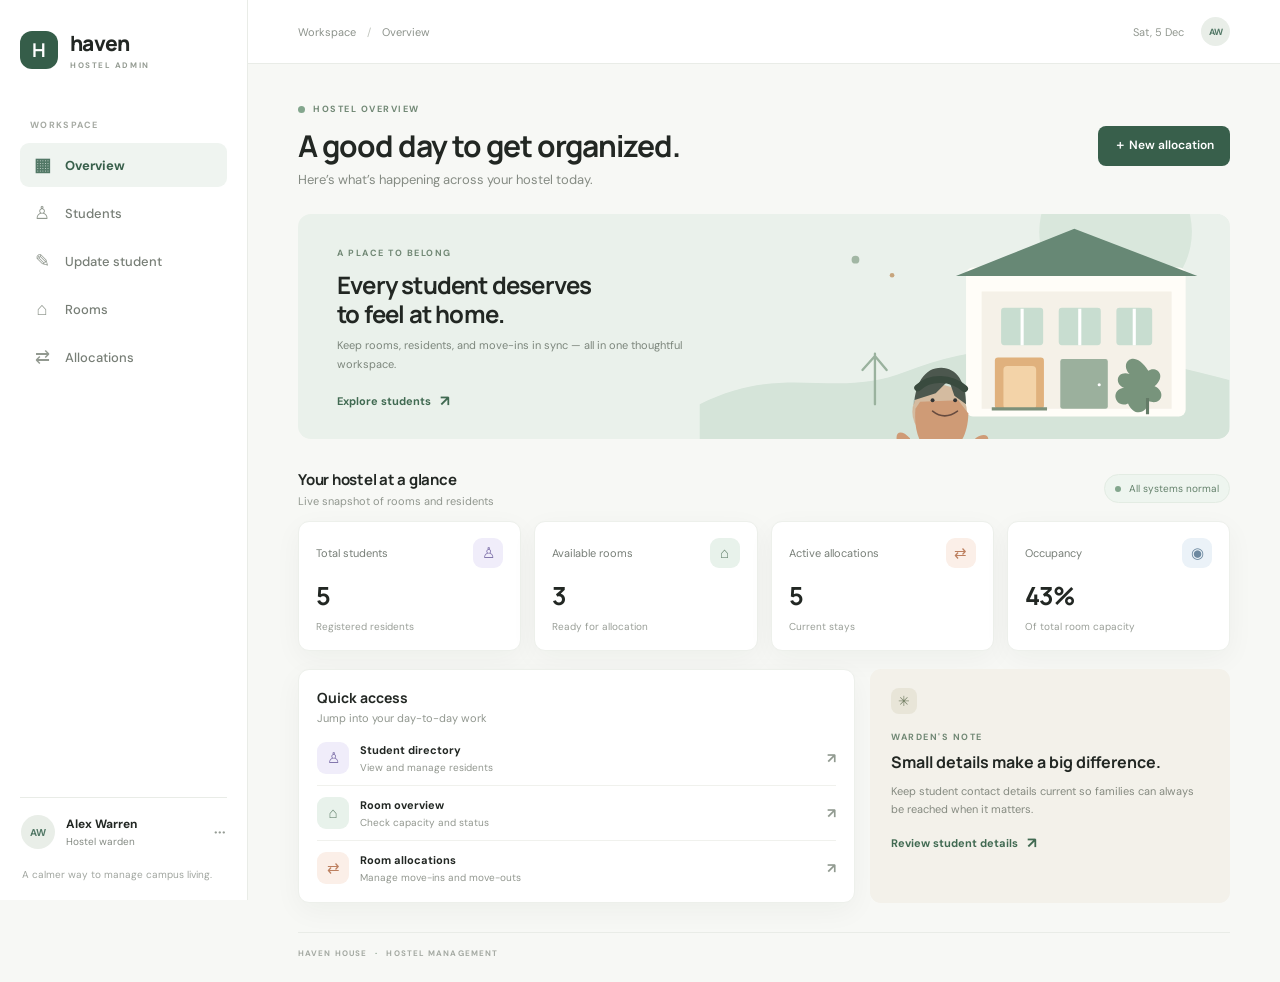
<file: index.html>
<!doctype html>
<html lang="en">
<head>
  <meta charset="utf-8">
  <meta name="viewport" content="width=device-width, initial-scale=1">
  <title>Overview · Haven House</title>
  <link rel="stylesheet" href="assets/styles.css">
</head>
<body>
  <div class="shell">
    <aside class="sidebar">
      <a class="brand" href="index.html">
        <span class="brand-mark">H</span>
        <span>haven<span class="brand-sub">HOSTEL ADMIN</span></span>
      </a>
      <div class="nav-label">WORKSPACE</div>
      <nav>
        <a class="nav-link active" href="index.html"><span>▦</span> Overview</a>
        <a class="nav-link" href="students.html"><span>♙</span> Students</a>
        <a class="nav-link" href="update-student.html"><span>✎</span> Update student</a>
        <a class="nav-link" href="rooms.html"><span>⌂</span> Rooms</a>
        <a class="nav-link" href="allocations.html"><span>⇄</span> Allocations</a>
      </nav>
      <div class="sidebar-bottom">
        <div class="mini-profile">
          <div class="avatar">AW</div>
          <div><strong>Alex Warren</strong><small>Hostel warden</small></div>
          <span class="dots">···</span>
        </div>
        <small class="side-foot">A calmer way to manage campus living.</small>
      </div>
    </aside>

    <main class="main">
      <header class="topbar">
        <div class="crumb">Workspace <span>/</span> Overview</div>
        <div class="top-actions">
          <span class="today" id="today"></span>
          <div class="avatar avatar-small">AW</div>
        </div>
      </header>

      <section class="page-content">
        <div class="welcome-row">
          <div>
            <div class="eyebrow"><i></i> HOSTEL OVERVIEW</div>
            <h1>A good day to get organized.</h1>
            <p class="lede">Here’s what’s happening across your hostel today.</p>
          </div>
          <a class="button button-dark" href="allocations.html">＋ New allocation</a>
        </div>

        <div class="hero-card">
          <div class="hero-copy">
            <span class="hero-kicker">A PLACE TO BELONG</span>
            <h2>Every student deserves<br>to feel at home.</h2>
            <p>Keep rooms, residents, and move-ins in sync — all in one thoughtful workspace.</p>
            <a href="students.html" class="text-link">Explore students <span>↗</span></a>
          </div>
          <img class="hero-image" src="assets/dashboard.svg" alt="Welcoming student residence">
        </div>

        <div class="section-heading">
          <div><h2>Your hostel at a glance</h2><p>Live snapshot of rooms and residents</p></div>
          <span class="status-pill"><i></i> All systems normal</span>
        </div>

        <div class="stat-grid">
          <article class="stat-card">
            <div class="stat-top"><span>Total students</span><span class="stat-icon lilac">♙</span></div>
            <strong id="stat-students">—</strong><small>Registered residents</small>
          </article>
          <article class="stat-card">
            <div class="stat-top"><span>Available rooms</span><span class="stat-icon mint">⌂</span></div>
            <strong id="stat-rooms">—</strong><small>Ready for allocation</small>
          </article>
          <article class="stat-card">
            <div class="stat-top"><span>Active allocations</span><span class="stat-icon peach">⇄</span></div>
            <strong id="stat-allocations">—</strong><small>Current stays</small>
          </article>
          <article class="stat-card">
            <div class="stat-top"><span>Occupancy</span><span class="stat-icon blue">◉</span></div>
            <strong id="stat-occupancy">—</strong><small>Of total room capacity</small>
          </article>
        </div>

        <div class="dashboard-bottom">
          <section class="panel activity-panel">
            <div class="panel-head">
              <div><h3>Quick access</h3><p>Jump into your day-to-day work</p></div>
            </div>
            <div class="quick-grid">
              <a href="students.html"><span class="quick-icon lilac">♙</span><span><strong>Student directory</strong><small>View and manage residents</small></span><b>↗</b></a>
              <a href="rooms.html"><span class="quick-icon mint">⌂</span><span><strong>Room overview</strong><small>Check capacity and status</small></span><b>↗</b></a>
              <a href="allocations.html"><span class="quick-icon peach">⇄</span><span><strong>Room allocations</strong><small>Manage move-ins and move-outs</small></span><b>↗</b></a>
            </div>
          </section>
          <aside class="tip-card">
            <span class="tip-symbol">✳</span>
            <span class="hero-kicker">WARDEN'S NOTE</span>
            <h3>Small details make a big difference.</h3>
            <p>Keep student contact details current so families can always be reached when it matters.</p>
            <a class="text-link" href="update-student.html">Review student details <span>↗</span></a>
          </aside>
        </div>
        <footer>HAVEN HOUSE <span>·</span> HOSTEL MANAGEMENT</footer>
      </section>
    </main>
  </div>
  <script src="assets/app.js"></script>
</body>
</html>
</file>
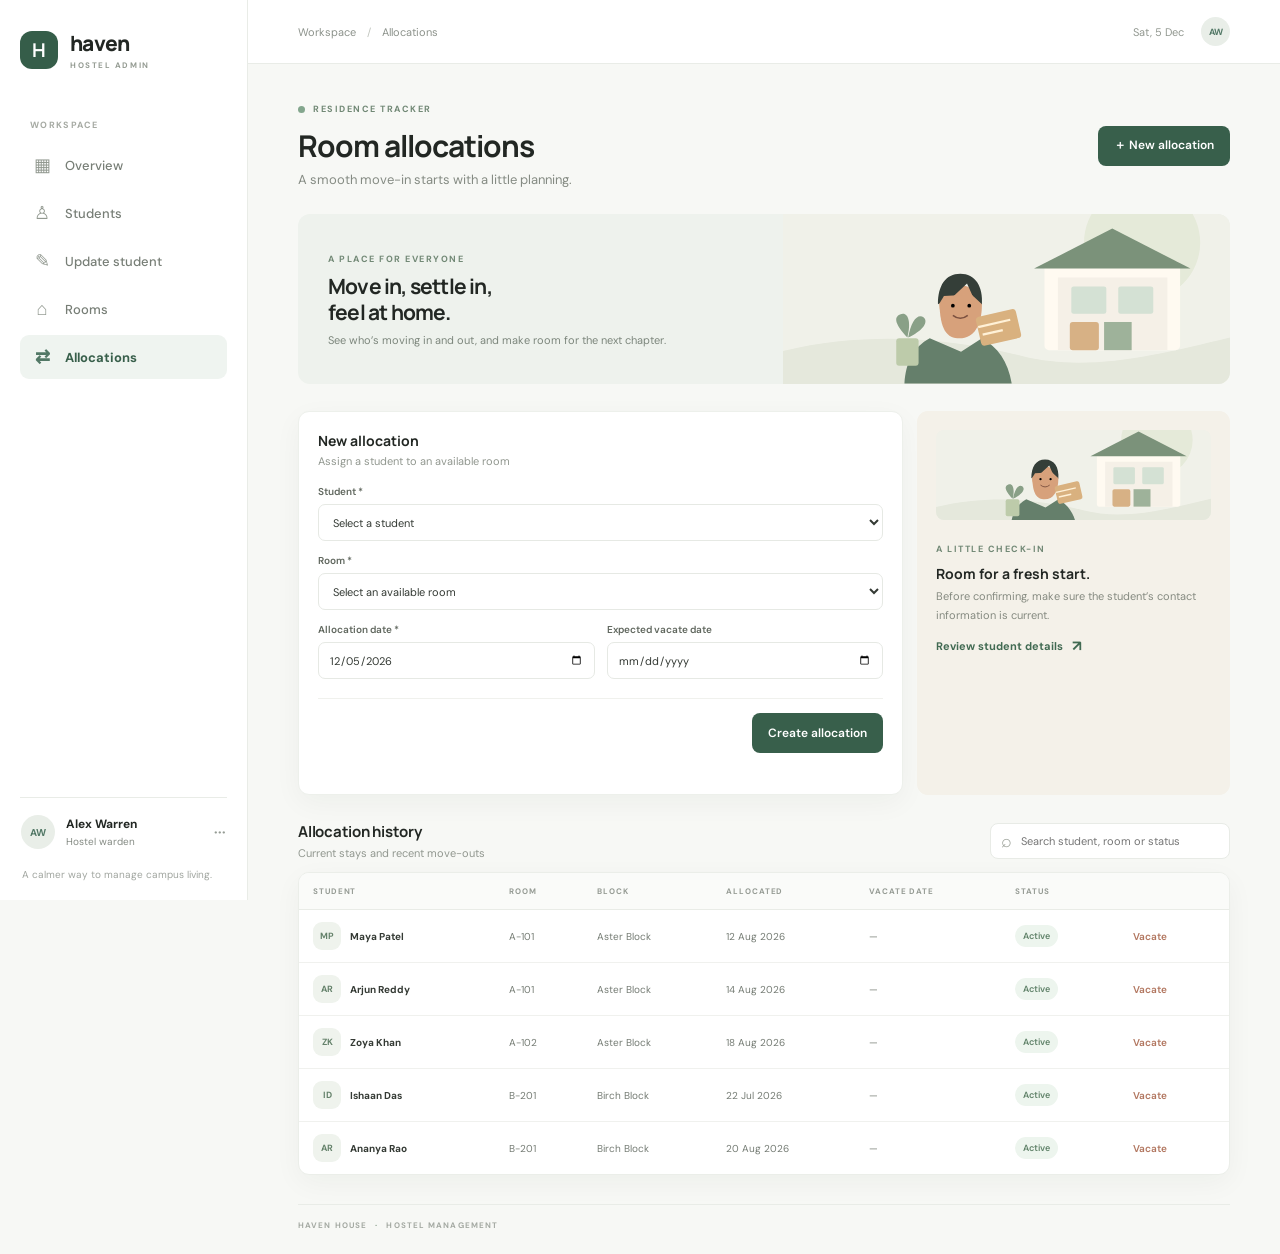
<file: allocations.html>
<!doctype html>
<html lang="en">
<head>
  <meta charset="utf-8">
  <meta name="viewport" content="width=device-width, initial-scale=1">
  <title>Allocations · Haven House</title>
  <link rel="stylesheet" href="assets/styles.css">
</head>
<body>
  <div class="shell">
    <aside class="sidebar">
      <a class="brand" href="index.html">
        <span class="brand-mark">H</span>
        <span>haven<span class="brand-sub">HOSTEL ADMIN</span></span>
      </a>

      <div class="nav-label">WORKSPACE</div>
      <nav>
        <a class="nav-link" href="index.html"><span>▦</span> Overview</a>
        <a class="nav-link" href="students.html"><span>♙</span> Students</a>
        <a class="nav-link" href="update-student.html"><span>✎</span> Update student</a>
        <a class="nav-link" href="rooms.html"><span>⌂</span> Rooms</a>
        <a class="nav-link active" href="allocations.html"><span>⇄</span> Allocations</a>
      </nav>

      <div class="sidebar-bottom">
        <div class="mini-profile">
          <div class="avatar">AW</div>
          <div><strong>Alex Warren</strong><small>Hostel warden</small></div>
          <span class="dots">···</span>
        </div>
        <small class="side-foot">A calmer way to manage campus living.</small>
      </div>
    </aside>

    <main class="main">
      <header class="topbar">
        <div class="crumb">Workspace <span>/</span> Allocations</div>
        <div class="top-actions">
          <span class="today" id="today"></span>
          <div class="avatar avatar-small">AW</div>
        </div>
      </header>

      <section class="page-content">
        <div class="welcome-row">
          <div>
            <div class="eyebrow"><i></i> RESIDENCE TRACKER</div>
            <h1>Room allocations</h1>
            <p class="lede">A smooth move-in starts with a little planning.</p>
          </div>
          <a href="#allocation-form" class="button button-dark">＋ New allocation</a>
        </div>

        <div class="page-banner">
          <div>
            <span class="hero-kicker">A PLACE FOR EVERYONE</span>
            <h2>Move in, settle in,<br>feel at home.</h2>
            <p>See who’s moving in and out, and make room for the next chapter.</p>
          </div>
          <img src="assets/allocations.svg" alt="A student settling into a hostel">
        </div>

        <div class="allocation-layout">
          <section class="panel form-panel" id="allocation-form">
            <div class="panel-head">
              <div>
                <h3>New allocation</h3>
                <p>Assign a student to an available room</p>
              </div>
            </div>

            <form id="allocation-fields">
              <div class="form-grid">
                <label class="field span-two">
                  <span>Student *</span>
                  <select id="allocation-student" required></select>
                </label>

                <label class="field span-two">
                  <span>Room *</span>
                  <select id="allocation-room" required></select>
                </label>

                <label class="field">
                  <span>Allocation date *</span>
                  <input id="allocation-date" required type="date">
                </label>

                <label class="field">
                  <span>Expected vacate date</span>
                  <input id="vacate-date" type="date">
                </label>
              </div>

              <div class="form-actions">
                <button class="button button-dark" type="submit">Create allocation</button>
              </div>
              <p class="form-message" id="allocation-message" role="status" aria-live="polite"></p>
            </form>
          </section>

          <aside class="allocation-aside">
            <img src="assets/allocations.svg" alt="" class="aside-art">
            <span class="hero-kicker">A LITTLE CHECK-IN</span>
            <h3>Room for a fresh start.</h3>
            <p>Before confirming, make sure the student’s contact information is current.</p>
            <a class="text-link" href="update-student.html">Review student details <span>↗</span></a>
          </aside>
        </div>

        <div class="table-toolbar allocation-toolbar">
          <div>
            <h2>Allocation history</h2>
            <p>Current stays and recent move-outs</p>
          </div>
          <label class="search-box">
            <span>⌕</span>
            <input id="allocation-search" type="search"
                   placeholder="Search student, room or status"
                   aria-label="Search allocations">
          </label>
        </div>

        <div class="table-wrap">
          <table>
            <thead>
              <tr>
                <th>STUDENT</th>
                <th>ROOM</th>
                <th>BLOCK</th>
                <th>ALLOCATED</th>
                <th>VACATE DATE</th>
                <th>STATUS</th>
                <th></th>
              </tr>
            </thead>
            <tbody id="allocation-rows"></tbody>
          </table>
          <div class="empty-state" id="allocation-empty" hidden>
            No allocations match your search.
          </div>
        </div>

        <footer>HAVEN HOUSE <span>·</span> HOSTEL MANAGEMENT</footer>
      </section>
    </main>
  </div>

  <script src="assets/app.js"></script>
</body>
</html>
</file>
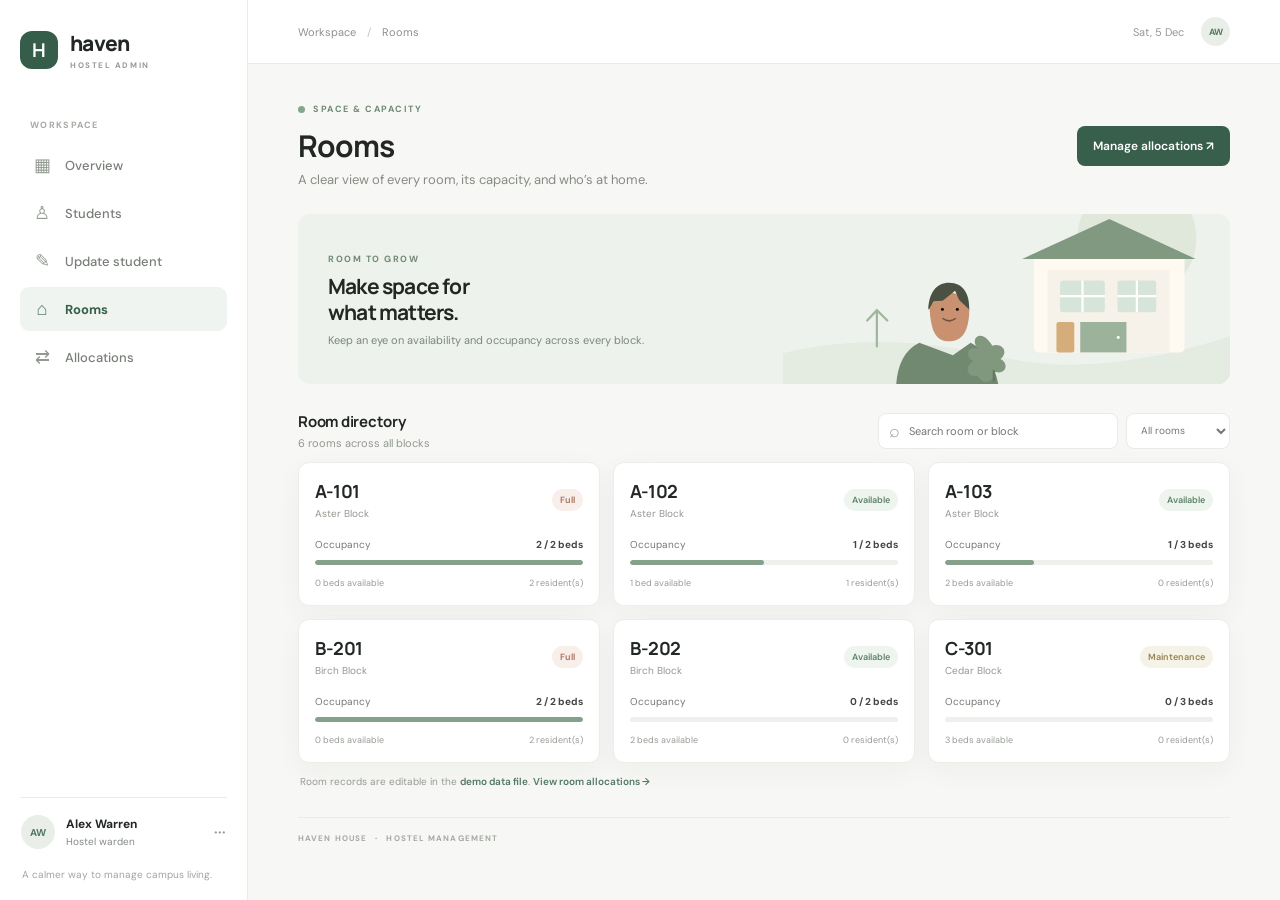
<file: rooms.html>
<!doctype html><html lang="en"><head><meta charset="utf-8"><meta name="viewport" content="width=device-width,initial-scale=1"><title>Rooms · Haven House</title><link rel="stylesheet" href="assets/styles.css"></head><body><div class="shell"><aside class="sidebar"><a class="brand" href="index.html"><span class="brand-mark">H</span><span>haven<span class="brand-sub">HOSTEL ADMIN</span></span></a><div class="nav-label">WORKSPACE</div><nav><a class="nav-link" href="index.html"><span>▦</span> Overview</a><a class="nav-link" href="students.html"><span>♙</span> Students</a><a class="nav-link" href="update-student.html"><span>✎</span> Update student</a><a class="nav-link active" href="rooms.html"><span>⌂</span> Rooms</a><a class="nav-link" href="allocations.html"><span>⇄</span> Allocations</a></nav><div class="sidebar-bottom"><div class="mini-profile"><div class="avatar">AW</div><div><strong>Alex Warren</strong><small>Hostel warden</small></div><span class="dots">···</span></div><small class="side-foot">A calmer way to manage campus living.</small></div></aside><main class="main"><header class="topbar"><div class="crumb">Workspace <span>/</span> Rooms</div><div class="top-actions"><span class="today" id="today"></span><div class="avatar avatar-small">AW</div></div></header><section class="page-content"><div class="welcome-row"><div><div class="eyebrow"><i></i> SPACE & CAPACITY</div><h1>Rooms</h1><p class="lede">A clear view of every room, its capacity, and who’s at home.</p></div><a class="button button-dark" href="allocations.html">Manage allocations ↗</a></div><div class="page-banner"><div><span class="hero-kicker">ROOM TO GROW</span><h2>Make space for<br>what matters.</h2><p>Keep an eye on availability and occupancy across every block.</p></div><img src="assets/rooms.svg" alt="Illustration of a welcoming hostel room"></div><div class="table-toolbar"><div><h2>Room directory</h2><p><span id="room-count">0</span> rooms across all blocks</p></div><div class="filter-wrap"><label class="search-box"><span>⌕</span><input id="room-search" type="search" placeholder="Search room or block" aria-label="Search rooms"></label><select id="room-filter" aria-label="Filter rooms"><option value="all">All rooms</option><option value="Available">Available</option><option value="Full">Full</option><option value="Maintenance">Maintenance</option></select></div></div><div class="room-grid" id="room-grid"></div><div class="bottom-note">Room records are editable in the <a href="assets/app.js">demo data file</a>. <a href="allocations.html">View room allocations →</a></div><footer>HAVEN HOUSE <span>·</span> HOSTEL MANAGEMENT</footer></section></main></div><script src="assets/app.js"></script></body></html>
</file>
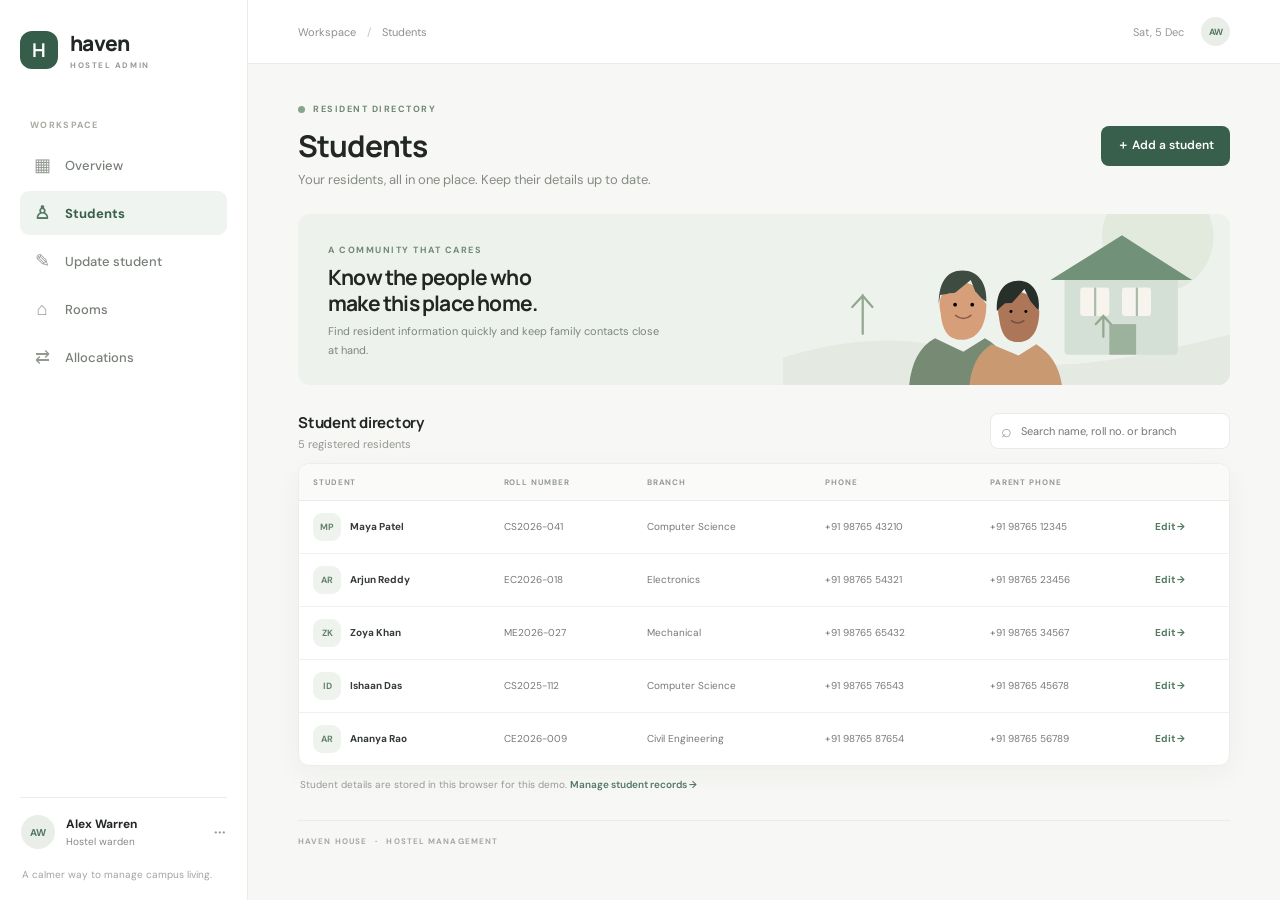
<file: students.html>
<!doctype html>
<html lang="en">
<head>
  <meta charset="utf-8">
  <meta name="viewport" content="width=device-width, initial-scale=1">
  <title>Students · Haven House</title>
  <link rel="stylesheet" href="assets/styles.css">
</head>
<body>
  <div class="shell">
    <aside class="sidebar">
      <a class="brand" href="index.html">
        <span class="brand-mark">H</span>
        <span>haven<span class="brand-sub">HOSTEL ADMIN</span></span>
      </a>

      <div class="nav-label">WORKSPACE</div>
      <nav>
        <a class="nav-link" href="index.html"><span>▦</span> Overview</a>
        <a class="nav-link active" href="students.html"><span>♙</span> Students</a>
        <a class="nav-link" href="update-student.html"><span>✎</span> Update student</a>
        <a class="nav-link" href="rooms.html"><span>⌂</span> Rooms</a>
        <a class="nav-link" href="allocations.html"><span>⇄</span> Allocations</a>
      </nav>

      <div class="sidebar-bottom">
        <div class="mini-profile">
          <div class="avatar">AW</div>
          <div>
            <strong>Alex Warren</strong>
            <small>Hostel warden</small>
          </div>
          <span class="dots">···</span>
        </div>
        <small class="side-foot">A calmer way to manage campus living.</small>
      </div>
    </aside>

    <main class="main">
      <header class="topbar">
        <div class="crumb">Workspace <span>/</span> Students</div>
        <div class="top-actions">
          <span class="today" id="today"></span>
          <div class="avatar avatar-small">AW</div>
        </div>
      </header>

      <section class="page-content">
        <div class="welcome-row">
          <div>
            <div class="eyebrow"><i></i> RESIDENT DIRECTORY</div>
            <h1>Students</h1>
            <p class="lede">Your residents, all in one place. Keep their details up to date.</p>
          </div>
          <a class="button button-dark" href="update-student.html">＋ Add a student</a>
        </div>

        <div class="page-banner">
          <div>
            <span class="hero-kicker">A COMMUNITY THAT CARES</span>
            <h2>Know the people who<br>make this place home.</h2>
            <p>Find resident information quickly and keep family contacts close at hand.</p>
          </div>
          <img src="assets/students.svg" alt="Students in a campus community">
        </div>

        <div class="table-toolbar">
          <div>
            <h2>Student directory</h2>
            <p><span id="student-count">0</span> registered residents</p>
          </div>
          <label class="search-box">
            <span>⌕</span>
            <input
              id="student-search"
              type="search"
              placeholder="Search name, roll no. or branch"
              aria-label="Search students">
          </label>
        </div>

        <div class="table-wrap">
          <table>
            <thead>
              <tr>
                <th>STUDENT</th>
                <th>ROLL NUMBER</th>
                <th>BRANCH</th>
                <th>PHONE</th>
                <th>PARENT PHONE</th>
                <th></th>
              </tr>
            </thead>
            <tbody id="student-rows"></tbody>
          </table>
          <div class="empty-state" id="student-empty" hidden>
            No students match your search.
            <a href="update-student.html">Add or update a student</a>.
          </div>
        </div>

        <div class="bottom-note">
          Student details are stored in this browser for this demo.
          <a href="update-student.html">Manage student records →</a>
        </div>

        <footer>HAVEN HOUSE <span>·</span> HOSTEL MANAGEMENT</footer>
      </section>
    </main>
  </div>

  <script src="assets/app.js"></script>
</body>
</html>
</file>
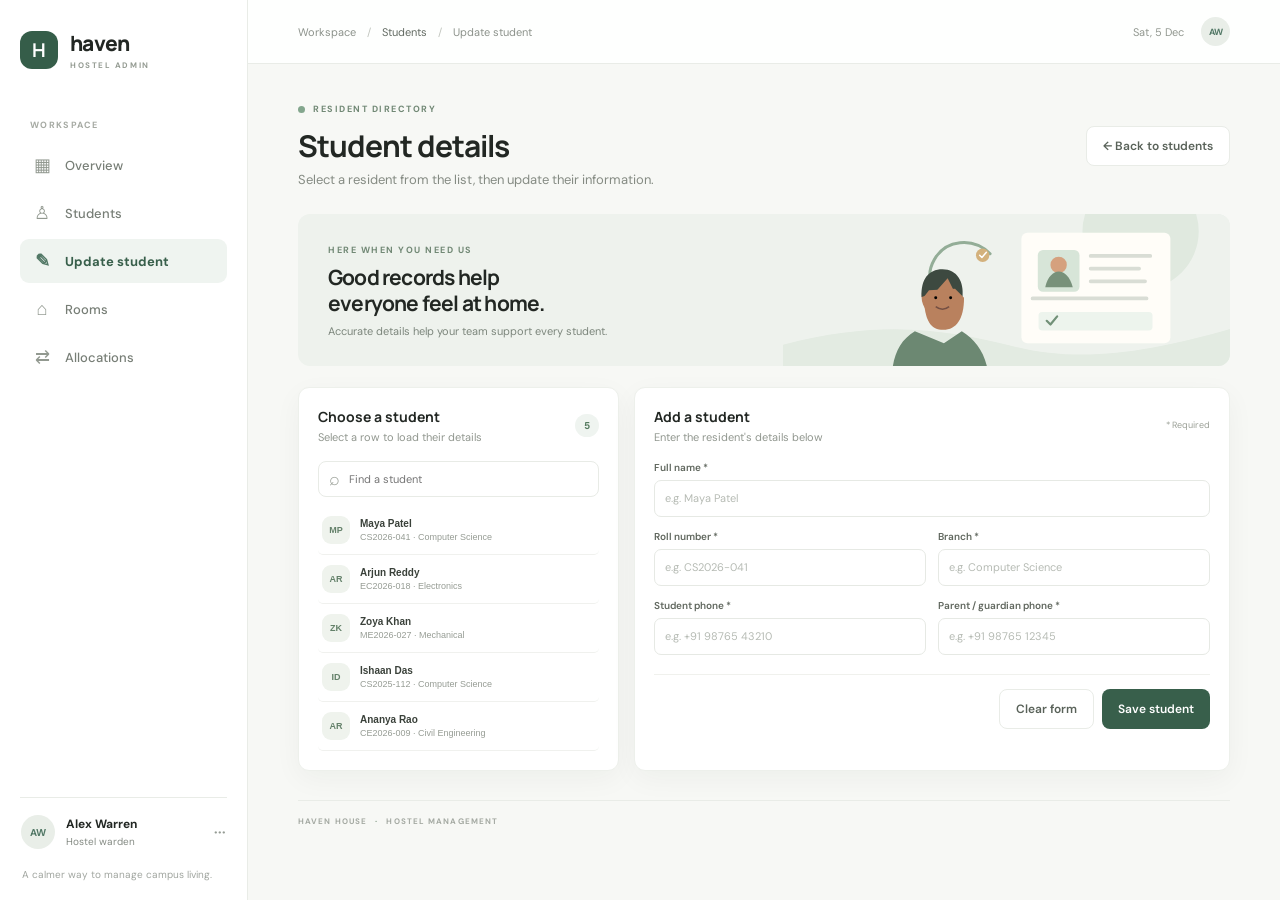
<file: update-student.html>
<!doctype html>
<html lang="en">
<head>
  <meta charset="utf-8">
  <meta name="viewport" content="width=device-width, initial-scale=1">
  <title>Update student · Haven House</title>
  <link rel="stylesheet" href="assets/styles.css">
</head>
<body>
  <div class="shell">
    <aside class="sidebar">
      <a class="brand" href="index.html">
        <span class="brand-mark">H</span>
        <span>haven<span class="brand-sub">HOSTEL ADMIN</span></span>
      </a>

      <div class="nav-label">WORKSPACE</div>
      <nav>
        <a class="nav-link" href="index.html"><span>▦</span> Overview</a>
        <a class="nav-link" href="students.html"><span>♙</span> Students</a>
        <a class="nav-link active" href="update-student.html"><span>✎</span> Update student</a>
        <a class="nav-link" href="rooms.html"><span>⌂</span> Rooms</a>
        <a class="nav-link" href="allocations.html"><span>⇄</span> Allocations</a>
      </nav>

      <div class="sidebar-bottom">
        <div class="mini-profile">
          <div class="avatar">AW</div>
          <div><strong>Alex Warren</strong><small>Hostel warden</small></div>
          <span class="dots">···</span>
        </div>
        <small class="side-foot">A calmer way to manage campus living.</small>
      </div>
    </aside>

    <main class="main">
      <header class="topbar">
        <div class="crumb">
          Workspace <span>/</span> <a href="students.html">Students</a>
          <span>/</span> Update student
        </div>
        <div class="top-actions">
          <span class="today" id="today"></span>
          <div class="avatar avatar-small">AW</div>
        </div>
      </header>

      <section class="page-content">
        <div class="welcome-row">
          <div>
            <div class="eyebrow"><i></i> RESIDENT DIRECTORY</div>
            <h1>Student details</h1>
            <p class="lede">Select a resident from the list, then update their information.</p>
          </div>
          <a class="button button-light" href="students.html">← Back to students</a>
        </div>

        <div class="page-banner slim-banner">
          <div>
            <span class="hero-kicker">HERE WHEN YOU NEED US</span>
            <h2>Good records help<br>everyone feel at home.</h2>
            <p>Accurate details help your team support every student.</p>
          </div>
          <img src="assets/update.svg" alt="Student records being updated">
        </div>

        <div class="edit-layout">
          <section class="panel student-picker">
            <div class="panel-head">
              <div>
                <h3>Choose a student</h3>
                <p>Select a row to load their details</p>
              </div>
              <span class="count-chip" id="picker-count">0</span>
            </div>

            <label class="search-box picker-search">
              <span>⌕</span>
              <input id="picker-search" type="search"
                     placeholder="Find a student" aria-label="Find a student">
            </label>

            <div class="student-list" id="student-picker-list"></div>
            <div class="empty-state picker-empty" id="picker-empty" hidden>
              No students found. <a href="#student-form">Add the first student</a>.
            </div>
          </section>

          <section class="panel form-panel" id="student-form">
            <div class="panel-head">
              <div>
                <h3 id="form-title">Add a student</h3>
                <p id="form-description">Enter the resident's details below</p>
              </div>
              <span class="required-note">* Required</span>
            </div>

            <form id="student-form-fields">
              <input type="hidden" id="student-id">

              <div class="form-grid">
                <label class="field span-two">
                  <span>Full name *</span>
                  <input id="name" required maxlength="100" placeholder="e.g. Maya Patel">
                </label>

                <label class="field">
                  <span>Roll number *</span>
                  <input id="roll_no" required maxlength="30" placeholder="e.g. CS2026-041">
                </label>

                <label class="field">
                  <span>Branch *</span>
                  <input id="branch" required maxlength="50" placeholder="e.g. Computer Science">
                </label>

                <label class="field">
                  <span>Student phone *</span>
                  <input id="phone" required maxlength="15" type="tel" placeholder="e.g. +91 98765 43210">
                </label>

                <label class="field">
                  <span>Parent / guardian phone *</span>
                  <input id="parent_phone" required maxlength="15" type="tel" placeholder="e.g. +91 98765 12345">
                </label>
              </div>

              <div class="form-actions">
                <button class="button button-light" type="button" id="reset-form">Clear form</button>
                <button class="button button-dark" type="submit">Save student</button>
              </div>
              <p class="form-message" id="form-message" role="status" aria-live="polite"></p>
            </form>
          </section>
        </div>

        <footer>HAVEN HOUSE <span>·</span> HOSTEL MANAGEMENT</footer>
      </section>
    </main>
  </div>

  <script src="assets/app.js"></script>
</body>
</html>
</file>
<file: assets/styles.css>
@import url('https://fonts.googleapis.com/css2?family=DM+Sans:wght@400;500;600;700&family=Manrope:wght@400;500;600;700;800&display=swap');
:root{--ink:#222723;--muted:#848a83;--line:#e9ece7;--paper:#fff;--canvas:#f7f8f5;--green:#527866;--green-dark:#355d49;--soft-green:#eaf2ec;--lilac:#f0edfa;--peach:#fbefe8;--blue:#ebf2f8;--mint:#e8f2eb;--shadow:0 8px 28px rgba(29,39,31,.045)}*{box-sizing:border-box}body{margin:0;background:var(--canvas);color:var(--ink);font:14px 'DM Sans',sans-serif}a{color:inherit;text-decoration:none}.shell{min-height:100vh}.sidebar{position:fixed;inset:0 auto 0 0;width:248px;background:#fff;border-right:1px solid var(--line);padding:29px 20px 19px;display:flex;flex-direction:column;z-index:3}.brand{display:flex;align-items:center;gap:12px;font:800 21px Manrope,sans-serif;letter-spacing:-.7px}.brand-mark{width:38px;height:38px;background:var(--green-dark);border-radius:12px;color:white;display:grid;place-items:center;font:700 19px Manrope}.brand-sub{display:block;font:700 8px 'DM Sans';letter-spacing:1.55px;color:#949b92;margin-top:3px}.nav-label{font-size:9px;font-weight:700;letter-spacing:1.3px;color:#a6aaa3;margin:49px 0 12px 10px}.sidebar nav{display:grid;gap:4px}.nav-link{height:44px;border-radius:9px;display:flex;gap:13px;align-items:center;padding:0 12px;color:#777e76;font-size:13px;font-weight:500}.nav-link span{font-size:18px;width:20px;text-align:center;color:#929990}.nav-link:hover,.nav-link.active{background:#eff4f0;color:#385f4b}.nav-link.active{font-weight:700}.nav-link.active span{color:#527866}.sidebar-bottom{margin-top:auto}.mini-profile{display:flex;align-items:center;gap:11px;border-top:1px solid var(--line);padding:17px 1px 0}.avatar{width:34px;height:34px;background:#e9eee8;color:#527866;border-radius:50%;display:grid;place-items:center;font-weight:700;font-size:10px;flex:none}.mini-profile strong,.mini-profile small{display:block}.mini-profile strong{font-size:12px}.mini-profile small{font-size:10px;color:var(--muted);margin-top:3px}.dots{margin-left:auto;font-weight:700;color:#959b94}.side-foot{display:block;color:#a0a59f;font-size:10px;margin:19px 0 0 2px}.main{margin-left:248px;min-height:100vh}.topbar{height:64px;background:rgba(255,255,255,.94);border-bottom:1px solid var(--line);display:flex;align-items:center;justify-content:space-between;padding:0 50px;position:sticky;top:0;z-index:2}.crumb{font-size:11px;color:#8c928b}.crumb span{padding:0 8px;color:#c1c5be}.crumb a{color:#626a62}.top-actions{display:flex;align-items:center;gap:17px}.today{font-size:11px;color:#91978f}.avatar-small{width:29px;height:29px;font-size:9px}.page-content{max-width:1190px;padding:39px 50px 24px;margin:auto}.welcome-row{display:flex;align-items:center;justify-content:space-between;gap:20px;margin-bottom:26px}.eyebrow,.hero-kicker{font-size:9px;font-weight:700;letter-spacing:1.5px;color:#718875}.eyebrow{display:flex;align-items:center;gap:8px}.eyebrow i,.status-pill i{display:inline-block;width:7px;height:7px;border-radius:50%;background:#83a68d}.welcome-row h1{font:700 30px Manrope,sans-serif;letter-spacing:-1px;margin:10px 0 5px}.lede{margin:0;color:#858b83;font-size:13px}.button{height:40px;padding:0 16px;border:0;border-radius:8px;display:inline-flex;align-items:center;justify-content:center;gap:7px;font:600 12px 'DM Sans';cursor:pointer;transition:.15s}.button-dark{background:#385f4b;color:white}.button-dark:hover{background:#294b39;transform:translateY(-1px)}.button-light{background:white;border:1px solid var(--line);color:#596259}.hero-card{height:225px;border-radius:13px;background:#eaf1eb;overflow:hidden;position:relative;padding:34px 39px;display:flex;align-items:center;margin-bottom:30px}.hero-copy{position:relative;z-index:1}.hero-copy h2,.page-banner h2{font:700 24px/1.22 Manrope,sans-serif;letter-spacing:-.8px;margin:10px 0 8px}.hero-copy p,.page-banner p{max-width:360px;color:#7c867c;font-size:11px;line-height:1.7;margin:0}.hero-card .hero-image{position:absolute;right:0;top:0;width:57%;height:100%;object-fit:cover;object-position:center}.text-link{display:inline-flex;align-items:center;gap:9px;color:#416a52;font-size:11px;font-weight:700;margin-top:18px}.text-link span{font-size:15px}.section-heading,.table-toolbar{display:flex;justify-content:space-between;align-items:center;gap:18px;margin:0 0 13px}.section-heading h2,.table-toolbar h2{font:700 15px Manrope,sans-serif;margin:0 0 4px;letter-spacing:-.25px}.section-heading p,.table-toolbar p,.panel-head p{margin:0;color:#91978f;font-size:11px}.status-pill{font-size:10px;color:#64816b;background:#eef5ef;border:1px solid #e3ece3;border-radius:20px;padding:7px 10px;white-space:nowrap}.status-pill i{width:6px;height:6px;margin-right:5px}.stat-grid{display:grid;grid-template-columns:repeat(4,minmax(0,1fr));gap:13px}.stat-card,.panel{background:white;border:1px solid #edf0eb;border-radius:11px;box-shadow:var(--shadow)}.stat-card{padding:16px 17px;min-height:111px}.stat-top{display:flex;align-items:center;justify-content:space-between;font-size:11px;color:#777e77}.stat-card>strong{display:block;font:700 25px Manrope,sans-serif;letter-spacing:-.7px;margin:10px 0 3px}.stat-card>small{font-size:10px;color:#9a9f98}.stat-icon,.quick-icon{display:grid;place-items:center;border-radius:9px;width:30px;height:30px;font-size:15px}.lilac{background:var(--lilac);color:#7f72aa}.mint{background:var(--mint);color:#64826d}.peach{background:var(--peach);color:#bd8060}.blue{background:var(--blue);color:#6d89a0}.dashboard-bottom{display:grid;grid-template-columns:1.55fr 1fr;gap:15px;margin-top:18px}.panel{padding:18px}.panel-head{display:flex;align-items:center;justify-content:space-between;gap:10px;margin-bottom:17px}.panel-head h3,.tip-card h3,.allocation-aside h3{font:700 14px Manrope,sans-serif;margin:0 0 4px}.quick-grid{display:grid;gap:0}.quick-grid>a{display:flex;align-items:center;gap:11px;padding:11px 0;border-top:1px solid #f0f1ed}.quick-grid>a:first-child{border:0;padding-top:0}.quick-grid>a:last-child{padding-bottom:0}.quick-grid strong,.quick-grid small{display:block}.quick-grid strong{font-size:11px}.quick-grid small{font-size:10px;color:#92978f;margin-top:4px}.quick-grid b{margin-left:auto;color:#929b91}.quick-icon{width:32px;height:32px}.tip-card{background:#f3f1ea;border-radius:11px;padding:19px 21px}.tip-symbol{width:26px;height:26px;border-radius:8px;display:grid;place-items:center;background:#e8e5d8;color:#768267;margin-bottom:12px}.tip-card h3{font-size:16px;line-height:1.35;margin:8px 0}.tip-card p,.allocation-aside p{font-size:11px;line-height:1.7;color:#858a80;margin:0}.tip-card .text-link{margin-top:14px}footer{margin-top:29px;padding-top:15px;border-top:1px solid var(--line);color:#a4a9a2;letter-spacing:1.1px;font-size:8px;font-weight:700}footer span{margin:0 5px;color:#7f9983}.page-banner{min-height:170px;border-radius:12px;background:#eef2ed;position:relative;overflow:hidden;display:flex;align-items:center;padding:25px 30px;margin-bottom:27px}.page-banner>div{position:relative;z-index:1}.page-banner h2{font-size:21px;margin:8px 0 6px}.page-banner p{max-width:340px}.page-banner img{position:absolute;right:0;top:0;height:100%;width:48%;object-fit:cover}.slim-banner{min-height:150px;margin-bottom:21px}.table-toolbar{margin:25px 0 12px}.search-box{height:36px;border:1px solid #e8ebe6;background:white;border-radius:8px;display:flex;align-items:center;padding:0 10px;gap:7px;color:#9ca199;min-width:240px}.search-box>span{font-size:18px}.search-box input{border:0;outline:0;background:transparent;font:11px 'DM Sans';width:100%;color:var(--ink)}.table-wrap{background:#fff;border:1px solid #ebeee9;border-radius:11px;overflow:auto;box-shadow:var(--shadow)}table{border-collapse:collapse;width:100%;min-width:710px;text-align:left}th{font-size:8px;letter-spacing:.9px;color:#959b94;background:#fafbf9;padding:13px 14px;font-weight:700;border-bottom:1px solid var(--line)}td{padding:12px 14px;border-bottom:1px solid #f0f1ee;color:#747b73;font-size:10px;white-space:nowrap}tbody tr:last-child td{border:0}tbody tr:hover td{background:#fcfdfb}.person-cell{display:flex;align-items:center;gap:9px}.person-cell strong{display:block;color:#343a34;font-size:10px}.person-cell small{color:#a0a59e;font-size:9px}.person-avatar{width:28px;height:28px;border-radius:9px;background:#eff3ed;display:grid;place-items:center;color:#64816a;font-weight:700;font-size:9px}.row-action{color:#537b60;font-size:10px;font-weight:700}.bottom-note{font-size:10px;color:#969b93;margin:12px 2px}.bottom-note a{color:#527866;font-weight:600}.empty-state{padding:32px;text-align:center;color:#8c928a;font-size:11px}.empty-state a{color:#527866;font-weight:600}.edit-layout{display:grid;grid-template-columns:minmax(240px,.78fr) minmax(380px,1.45fr);gap:15px}.student-picker,.form-panel{padding:19px}.count-chip{border-radius:20px;background:#eff4f0;color:#547a5e;font-size:10px;padding:5px 9px;font-weight:700}.picker-search{width:100%;min-width:0;margin-bottom:9px}.student-list{display:grid;max-height:330px;overflow:auto}.student-option{width:100%;border:0;border-bottom:1px solid #f0f1ee;background:transparent;display:flex;align-items:center;gap:10px;text-align:left;padding:10px 4px;cursor:pointer;border-radius:5px}.student-option:hover,.student-option.selected{background:#f3f7f3}.student-option strong,.student-option small{display:block}.student-option strong{font-size:10px;color:#3a413a}.student-option small{font-size:9px;color:#969c94;margin-top:3px}.student-option .pick-mark{margin-left:auto;color:#63816b}.picker-empty{padding:21px 4px}.required-note{font-size:9px;color:#9ba097}.form-grid{display:grid;grid-template-columns:1fr 1fr;gap:13px 12px}.field{display:grid;gap:6px}.field>span{font-size:10px;color:#60675e;font-weight:600}.field input,.field select{width:100%;height:37px;border-radius:7px;border:1px solid #e6e9e4;padding:0 10px;font:11px 'DM Sans';outline:0;color:#343a34;background:white}.field input:focus,.field select:focus,.search-box:focus-within{border-color:#9eb5a3;box-shadow:0 0 0 3px #eff5f0}.field input::placeholder{color:#b6bbb4}.span-two{grid-column:span 2}.form-actions{display:flex;justify-content:flex-end;gap:8px;margin-top:19px;padding-top:14px;border-top:1px solid #f0f1ed}.form-message{margin:8px 0 0;font-size:10px;color:#527866;min-height:14px}.room-grid{display:grid;grid-template-columns:repeat(3,minmax(0,1fr));gap:13px}.room-card{background:#fff;border:1px solid #ebeee9;border-radius:11px;padding:16px;box-shadow:var(--shadow)}.room-card-top{display:flex;justify-content:space-between;align-items:center}.room-code{font:700 18px Manrope,sans-serif;letter-spacing:-.4px}.room-block{font-size:10px;color:#929890;margin-top:4px}.room-status,.allocation-status{display:inline-flex;align-items:center;border-radius:20px;padding:5px 8px;font-size:9px;font-weight:600}.room-status.available,.allocation-status.active{background:#edf5ee;color:#608269}.room-status.full{background:#f8eeea;color:#aa7158}.room-status.maintenance{background:#f5f2e8;color:#97834c}.room-occupancy{display:flex;justify-content:space-between;margin-top:18px;color:#737a72;font-size:10px}.room-occupancy strong{color:#414740}.occupancy-track{height:5px;background:#edf0eb;border-radius:10px;overflow:hidden;margin-top:9px}.occupancy-fill{height:100%;background:#86a18a;border-radius:10px}.room-foot{display:flex;justify-content:space-between;margin-top:12px;color:#969c94;font-size:9px}.filter-wrap{display:flex;gap:8px}.filter-wrap select{height:36px;border:1px solid #e8ebe6;border-radius:8px;background:#fff;padding:0 10px;color:#737a72;font:10px 'DM Sans'}.allocation-layout{display:grid;grid-template-columns:1.45fr .75fr;gap:14px}.allocation-aside{border-radius:11px;padding:19px;background:#f4f1e9}.allocation-aside .aside-art{width:100%;height:90px;object-fit:cover;border-radius:8px;margin-bottom:14px}.allocation-aside h3{margin-top:8px}.allocation-aside .text-link{margin-top:12px}.allocation-toolbar{margin-top:26px}.allocation-status.vacated{background:#f2f2ef;color:#8c9289}.delete-button{border:0;background:transparent;color:#b1755e;font:600 10px 'DM Sans';cursor:pointer}.picker-empty{display:block}.picker-empty[hidden],.empty-state[hidden]{display:none}@media(min-width:1400px){.page-content{padding-top:46px}.hero-card{height:245px}.page-banner{min-height:180px}}@media(max-width:1050px){.sidebar{width:210px}.main{margin-left:210px}.topbar{padding:0 30px}.page-content{padding:32px 30px 22px}.stat-grid{grid-template-columns:repeat(2,1fr)}.room-grid{grid-template-columns:repeat(2,1fr)}}@media(max-width:760px){.sidebar{position:relative;width:auto;height:auto;padding:12px 16px;border-right:0;border-bottom:1px solid var(--line);display:block}.brand{font-size:18px}.brand-mark{width:33px;height:33px}.nav-label,.sidebar-bottom{display:none}.sidebar nav{display:flex;overflow-x:auto;gap:4px;margin-top:12px}.nav-link{height:36px;white-space:nowrap;padding:0 10px;font-size:11px;gap:7px}.nav-link span{font-size:14px;width:auto}.main{margin-left:0}.topbar{position:static;height:48px;padding:0 17px}.page-content{padding:24px 17px 18px}.welcome-row h1{font-size:25px}.welcome-row{align-items:flex-start;flex-direction:column;gap:13px}.welcome-row>.button{align-self:flex-start}.hero-card{height:auto;min-height:230px;padding:26px 23px;align-items:flex-start}.hero-card .hero-image{width:62%;opacity:.52}.hero-copy h2{font-size:22px}.hero-copy p{max-width:250px}.page-banner{min-height:160px;padding:20px}.page-banner img{width:58%;opacity:.6}.page-banner h2{font-size:19px}.page-banner p{max-width:240px}.stat-grid{gap:9px}.stat-card{padding:13px;min-height:100px}.dashboard-bottom{grid-template-columns:1fr}.section-heading{align-items:flex-start}.edit-layout,.allocation-layout{grid-template-columns:1fr}.form-panel{order:0}.student-picker{order:1}.student-list{max-height:220px}.room-grid{grid-template-columns:1fr 1fr}.table-toolbar{align-items:flex-start;flex-direction:column}.search-box{width:100%;min-width:0}.filter-wrap{width:100%}.filter-wrap .search-box{flex:1}.allocation-toolbar{margin-top:23px}.today{font-size:9px}}@media(max-width:420px){.stat-grid,.room-grid{grid-template-columns:1fr 1fr}.stat-card>strong{font-size:22px}.status-pill{font-size:9px}.form-grid{grid-template-columns:1fr}.span-two{grid-column:auto}.filter-wrap{flex-wrap:wrap}.filter-wrap select{width:100%}}
</file>
